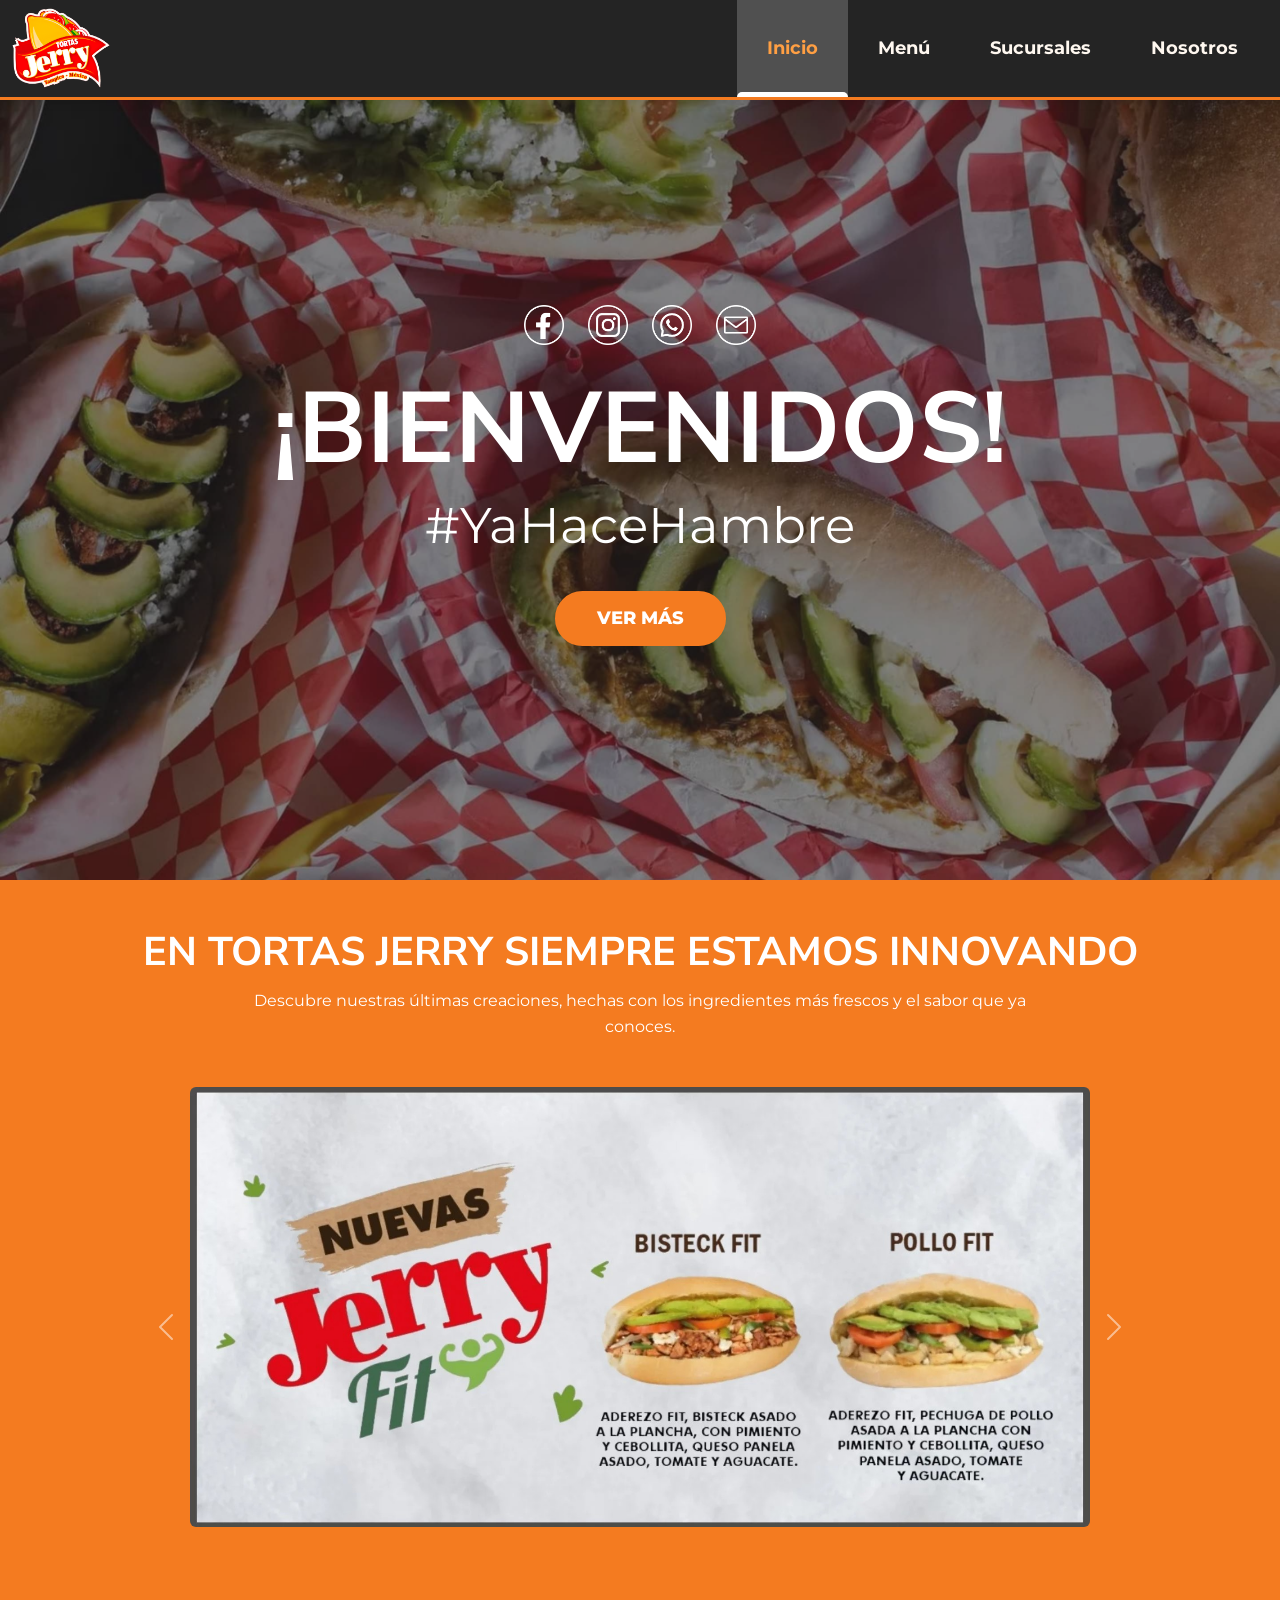
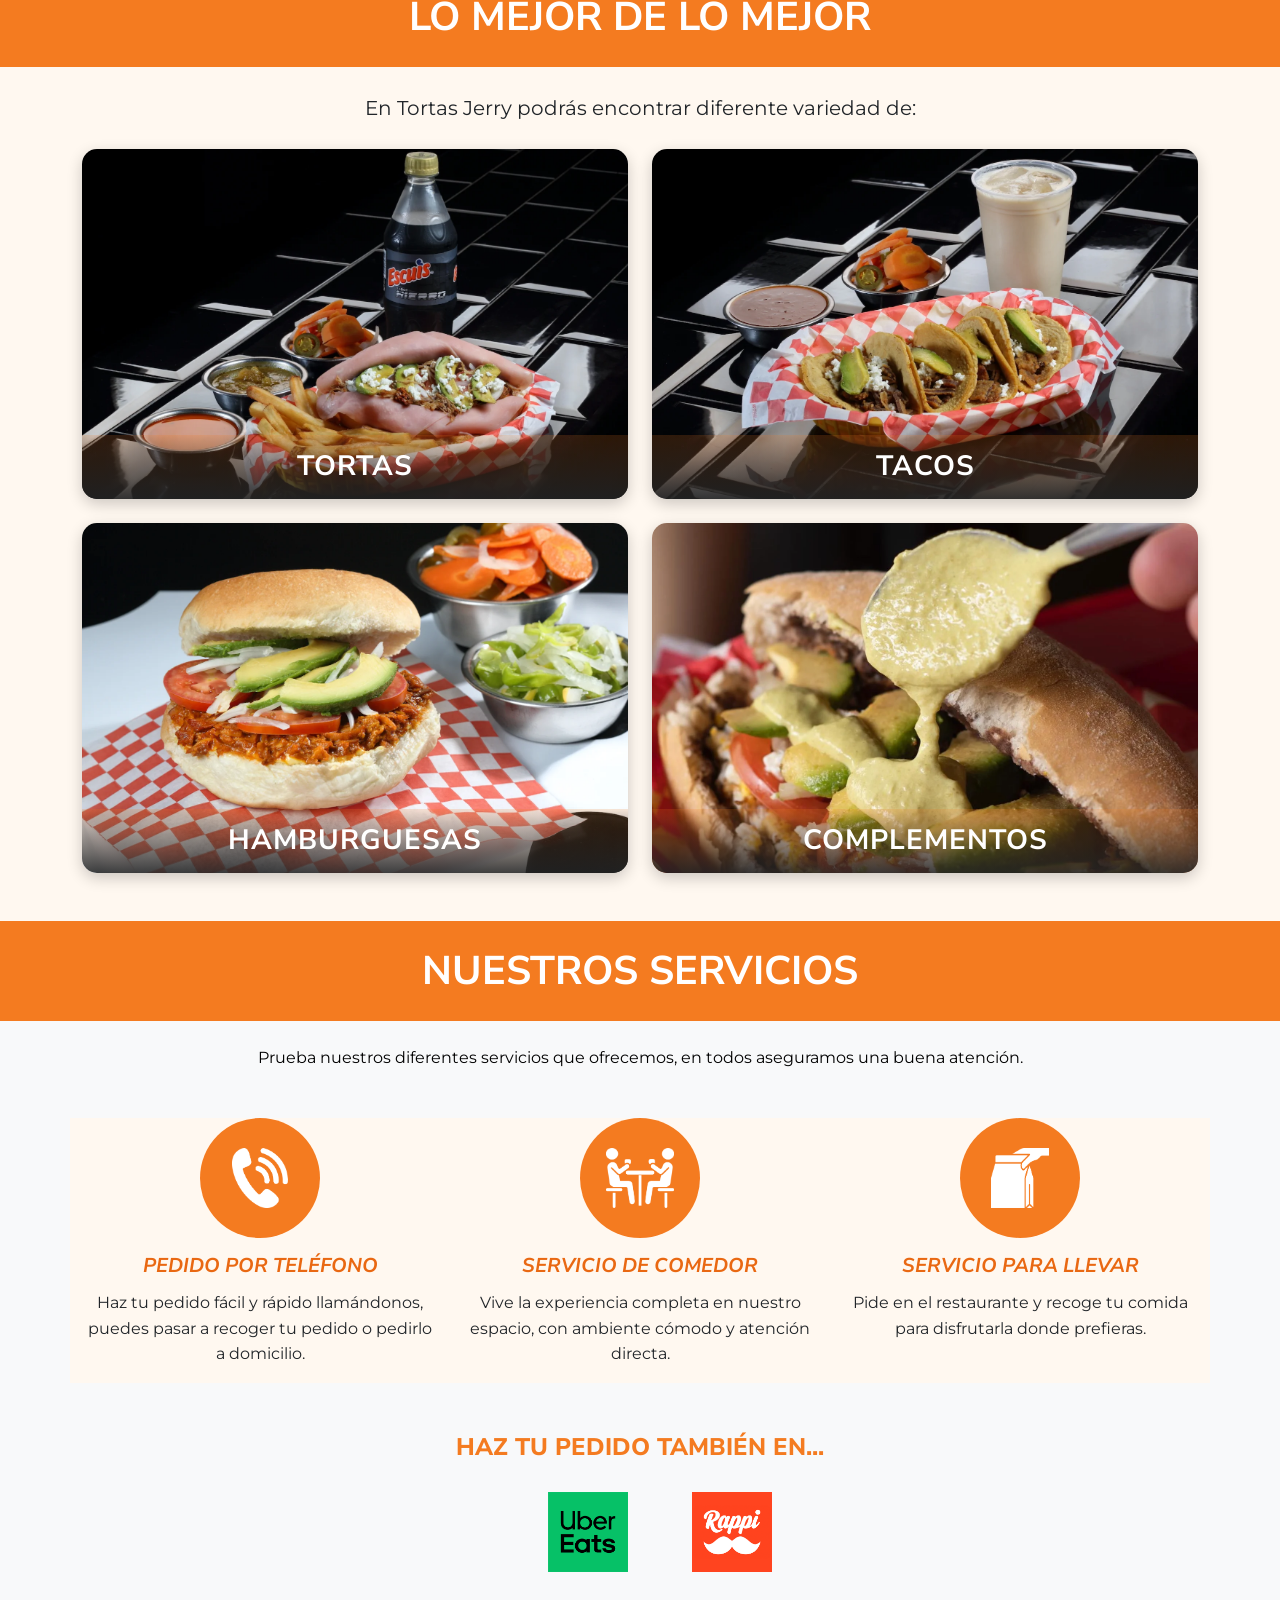
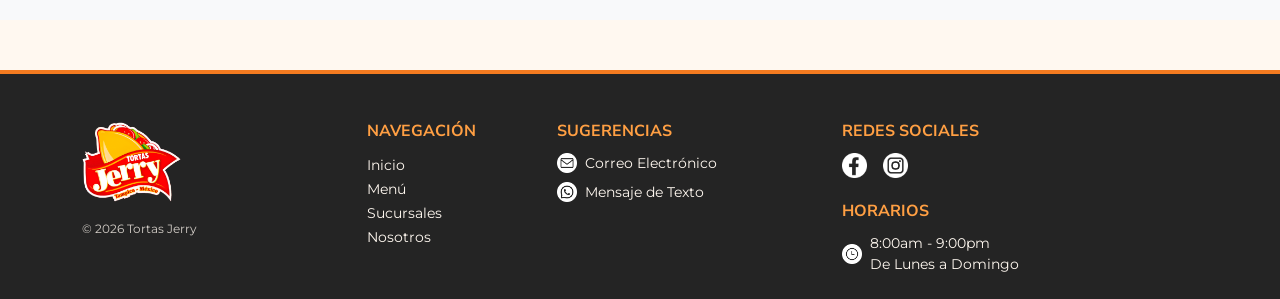
<file: index.html>
<!DOCTYPE html>
<html lang="es">
<head>
    <meta charset="UTF-8">
    <meta name="viewport" content="width=device-width, initial-scale=1.0">
    <title>Tortas Jerry Tampico - Inicio</title>
    <link rel="stylesheet" href="css/bootstrap.min.css">
    <link rel="stylesheet" href="https://cdnjs.cloudflare.com/ajax/libs/font-awesome/6.5.2/css/all.min.css">
    <link rel="stylesheet" href="css/estilos.css">
    <link rel="stylesheet" href="css/orange-theme.css">
</head>
<body>

    <header>
        <nav class="navbar navbar-expand-lg fixed-top custom-navbar p-0">
            <div class="container-xxl">
                
                <a class="navbar-brand py-2" href="#inicio">
                    <img src="img/logotortasjerry.png" alt="Logo Tortas Jerry" class="logo-nav">
                </a>

                <button class="navbar-toggler custom-toggler collapsed" type="button" data-bs-toggle="collapse" data-bs-target="#navbarNav" aria-controls="navbarNav" aria-expanded="false" aria-label="Toggle navigation">
                    <div class="hamburger-lines">
                        <span class="line line1"></span>
                        <span class="line line2"></span>
                        <span class="line line3"></span>
                    </div>
                </button>
                
                <div class="collapse navbar-collapse justify-content-end" id="navbarNav">
                    <ul class="navbar-nav align-items-center">
                        <li class="nav-item h-100"><a class="nav-link active" href="index.html">Inicio</a></li>
                        <li class="nav-item h-100"><a class="nav-link" href="menu.html">Menú</a></li>
                        <li class="nav-item h-100"><a class="nav-link" href="sucursales.html">Sucursales</a></li>
                        <li class="nav-item h-100"><a class="nav-link" href="nosotros.html">Nosotros</a></li>
                    </ul>
                </div>
            </div>
        </nav>
    </header>

    <main>
        <section id="inicio" class="hero-section d-flex align-items-center justify-content-center">
            <div class="hero-overlay"></div>
            <div class="hero-content text-center container">
                <div class="social-icons mb-4">
                    <a href="https://www.facebook.com/tortasjerryoficial/" target="_blank"><img src="img/iconos/recurso9facefondotrans.png" alt="Facebook"></a>
                    <a href="https://www.instagram.com/tortas_jerry/?hl=es" target="_blank"><img src="img/iconos/recurso10instafondotrans.png" alt="Instagram"></a>
                    <a href="https://wa.me/+528332178711" target="_blank"><img src="img/iconos/recurso11whatsfondotrans.png" alt="WhatsApp"></a>
                    <a href="mailto:info@tortasjerry.com"><img src="img/iconos/recurso12emailfondotrans.png" alt="E-mail"></a>
                </div>
                <h1>¡BIENVENIDOS!</h1>
                <p class="hero-subtitle">#YaHaceHambre</p>
                <a href="#recien-agregado" class="btn btn-custom mt-4">Ver Más</a>
            </div>
        </section>

        <section id="recien-agregado" class="slider-section text-center">
            <div class="container"> 
                <h2>En Tortas Jerry siempre estamos innovando</h2>
                <p class="section-description mx-auto mb-5 text-white">Descubre nuestras últimas creaciones, hechas con los ingredientes más frescos y el sabor que ya conoces.</p>

                <div id="carruselNovedades" class="carousel slide" data-bs-ride="carousel">
                    <div class="carousel-inner mx-auto carousel-max-width">
                        <div class="carousel-item active">
                            <img src="img/tortasfit.jpg" class="d-block w-100 rounded" alt="Nuevas Tortas JerryFit">
                        </div>
                        <div class="carousel-item">
                            <img src="img/Menu-Combo-a9d3dbf8.jpg" class="d-block w-100 rounded" alt="Otro producto nuevo">
                        </div>
                        <div class="carousel-item">
                            <img src="img/Menu-Tortas-2aab11c0.jpg" class="d-block w-100 rounded" alt="Tercer producto">
                        </div>
                    </div>
                    <button class="carousel-control-prev" type="button" data-bs-target="#carruselNovedades" data-bs-slide="prev">
                        <span class="carousel-control-prev-icon" aria-hidden="true"></span>
                        <span class="visually-hidden">Anterior</span>
                    </button>
                    <button class="carousel-control-next" type="button" data-bs-target="#carruselNovedades" data-bs-slide="next">
                        <span class="carousel-control-next-icon" aria-hidden="true"></span>
                        <span class="visually-hidden">Siguiente</span>
                    </button>
                </div>
            </div>
        </section>

        <section id="lo-mejor" class="pb-5">
            <div class="title-wrapper text-center">
                <h2>Lo Mejor de lo Mejor</h2>
            </div>

            <div class="container text-center">    
                <p class="section-description text-dark fs-5">En Tortas Jerry podrás encontrar diferente variedad de:</p>
                
                <div class="row g-4">
                    <div class="col-12 col-md-6 animate-on-scroll">
                        <a href="menu.html#tortas-menu" class="grid-item">
                            <img src="img/iniciotortas.webp" class="img-fluid" alt="Tortas">
                            <div class="item-overlay"> 
                                <h3>TORTAS</h3> 
                            </div>
                        </a>
                    </div>
                    <div class="col-12 col-md-6 animate-on-scroll">
                        <a href="menu.html#tacos-menu" class="grid-item">
                            <img src="img/iniciotacos.webp" class="img-fluid" alt="Tacos">
                            <div class="item-overlay"> 
                                <h3>TACOS</h3> 
                            </div>
                        </a>
                    </div>
                    <div class="col-12 col-md-6 animate-on-scroll">
                        <a href="menu.html#tortas-menu" class="grid-item">
                            <img src="img/iniciohamburguesas.webp" class="img-fluid" alt="Hamburguesas">
                            <div class="item-overlay"> 
                                <h3>HAMBURGUESAS</h3> 
                            </div>
                        </a>
                    </div>
                    <div class="col-12 col-md-6 animate-on-scroll">
                        <a href="menu.html#complementos-menu" class="grid-item">
                            <img src="img/iniciocomplementos.webp" class="img-fluid" alt="Complementos">
                            <div class="item-overlay"> 
                                <h3>COMPLEMENTOS</h3> 
                            </div>
                        </a>
                    </div>
                </div>
            </div>
        </section>

        <section id="servicios" class="pb-5 bg-light">
            <div class="title-wrapper text-center mb-4">
                <h2>Nuestros Servicios</h2>
            </div>

            <div class="container text-center">
                <p class="section-description mb-5 text-dark">Prueba nuestros diferentes servicios que ofrecemos, en todos aseguramos una buena atención.</p>

                <div class="row g-4 justify-content-center">
                    <div class="col-12 col-md-4 service-item">
                        <div class="service-icon-wrapper mx-auto mb-3">
                            <img src="img/iconos/Recurso2Iconoptelefono.png" alt="Pedido por Teléfono">
                        </div>
                        <h3>PEDIDO POR TELÉFONO</h3>
                        <p>Haz tu pedido fácil y rápido llamándonos, puedes pasar a recoger tu pedido o pedirlo a domicilio.</p>
                    </div>
                    <div class="col-12 col-md-4 service-item">
                        <div class="service-icon-wrapper mx-auto mb-3">
                            <img src="img/iconos/Recurso3Iconocomedor.png" alt="Servicio de Comedor">
                        </div>
                        <h3>SERVICIO DE COMEDOR</h3>
                        <p>Vive la experiencia completa en nuestro espacio, con ambiente cómodo y atención directa.</p>
                    </div>
                    <div class="col-12 col-md-4 service-item">
                        <div class="service-icon-wrapper mx-auto mb-3">
                            <img src="img/iconos/Recurso4Iconollevar.png" alt="Para LLevar">
                        </div>
                        <h3>SERVICIO PARA LLEVAR</h3>
                        <p>Pide en el restaurante y recoge tu comida para disfrutarla donde prefieras.</p>
                    </div>
                </div>

                <h3 class="delivery-title">HAZ TU PEDIDO TAMBIÉN EN...</h3>
                <div class="delivery-apps d-flex justify-content-center gap-4">
                    <a href="https://www.ubereats.com/mx/store/tortas-jerry-sucursal-petrolera/0-_RKtBLXLmxd_56i4LkDg?diningMode=DELIVERY&ps=1&surfaceName=" target="_blank" class="app-link">
                        <img src="img/iconos/uberetas.png" alt="Uber Eats">
                    </a>
                    <a href="https://www.rappi.com.mx/" target="_blank" class="app-link">
                        <img src="img/iconos/Logorappimodificacion.jpg" alt="Rappi">
                    </a>
                </div>
            </div>
        </section>
    </main>

    <footer class="pt-5 pb-4">
        <div class="container">
            <div class="row g-4 text-center text-md-start">
                
                <div class="col-12 col-md-3 footer-brand text-center text-md-start">
                    <img src="img/logotortasjerry.png" alt="Logo Tortas Jerry" class="footer-logo mb-3">
                    <p class="copyright">&copy; 2026 Tortas Jerry</p>
                </div>

                <div class="col-12 col-md-2">
                    <h4>Navegación</h4>
                    <ul class="list-unstyled footer-links">
                        <li><a href="index.html">Inicio</a></li>
                        <li><a href="menu.html">Menú</a></li>
                        <li><a href="sucursales.html">Sucursales</a></li>
                        <li><a href="nosotros.html">Nosotros</a></li>
                    </ul>
                </div>

                <div class="col-12 col-md-3">
                    <h4>Sugerencias</h4>
                    <ul class="list-unstyled footer-links-with-icons">
                        <li class="mb-2">
                            <a href="mailto:info@tortasjerry.com" class="d-flex align-items-center justify-content-center justify-content-md-start gap-2">
                                <img src="img/iconosfooter/Recurso8emailfondoblanco.png" alt="Email" class="footer-icon"> <span>Correo Electrónico</span>
                            </a>
                        </li>
                        <li>
                            <a href="https://wa.me/+528332178711" class="d-flex align-items-center justify-content-center justify-content-md-start gap-2">
                                <img src="img/iconosfooter/Recurso7whatsfondoblanco.png" alt="WhatsApp" class="footer-icon"> <span>Mensaje de Texto</span>
                            </a>
                        </li>
                    </ul>
                </div>

                <div class="col-12 col-md-4">
                    <h4>Redes Sociales</h4>
                    <ul class="list-unstyled footer-links-with-icons d-flex justify-content-center justify-content-md-start gap-3 mb-3">
                        <li>
                            <a href="https://www.facebook.com/tortasjerryoficial/" target="_blank"><img src="img/iconosfooter/Recurso5facefondoblanco.png" alt="Facebook" class="footer-icon social-icon"></a>
                        </li>
                        <li>
                            <a href="https://www.instagram.com/tortas_jerry/?hl=es" target="_blank"><img src="img/iconosfooter/Recurso6instafondoblanco.png" alt="Instagram" class="footer-icon social-icon"></a>
                        </li>
                    </ul>
                    
                    <h4 class="mt-4">Horarios</h4>
                    <div class="footer-info-item d-flex align-items-center justify-content-center justify-content-md-start gap-2">
                        <img src="img/iconosfooter/Recurso 20horariofondoblanco.png" alt="Horario" class="footer-icon">
                        <span>8:00am - 9:00pm<br>De Lunes a Domingo</span>
                    </div>
                </div>

            </div>
        </div>
    </footer>

    <script src="js/bootstrap.bundle.min.js"></script>
    <script src="js//estilojs.js"></script>
</body>
</html>
</file>
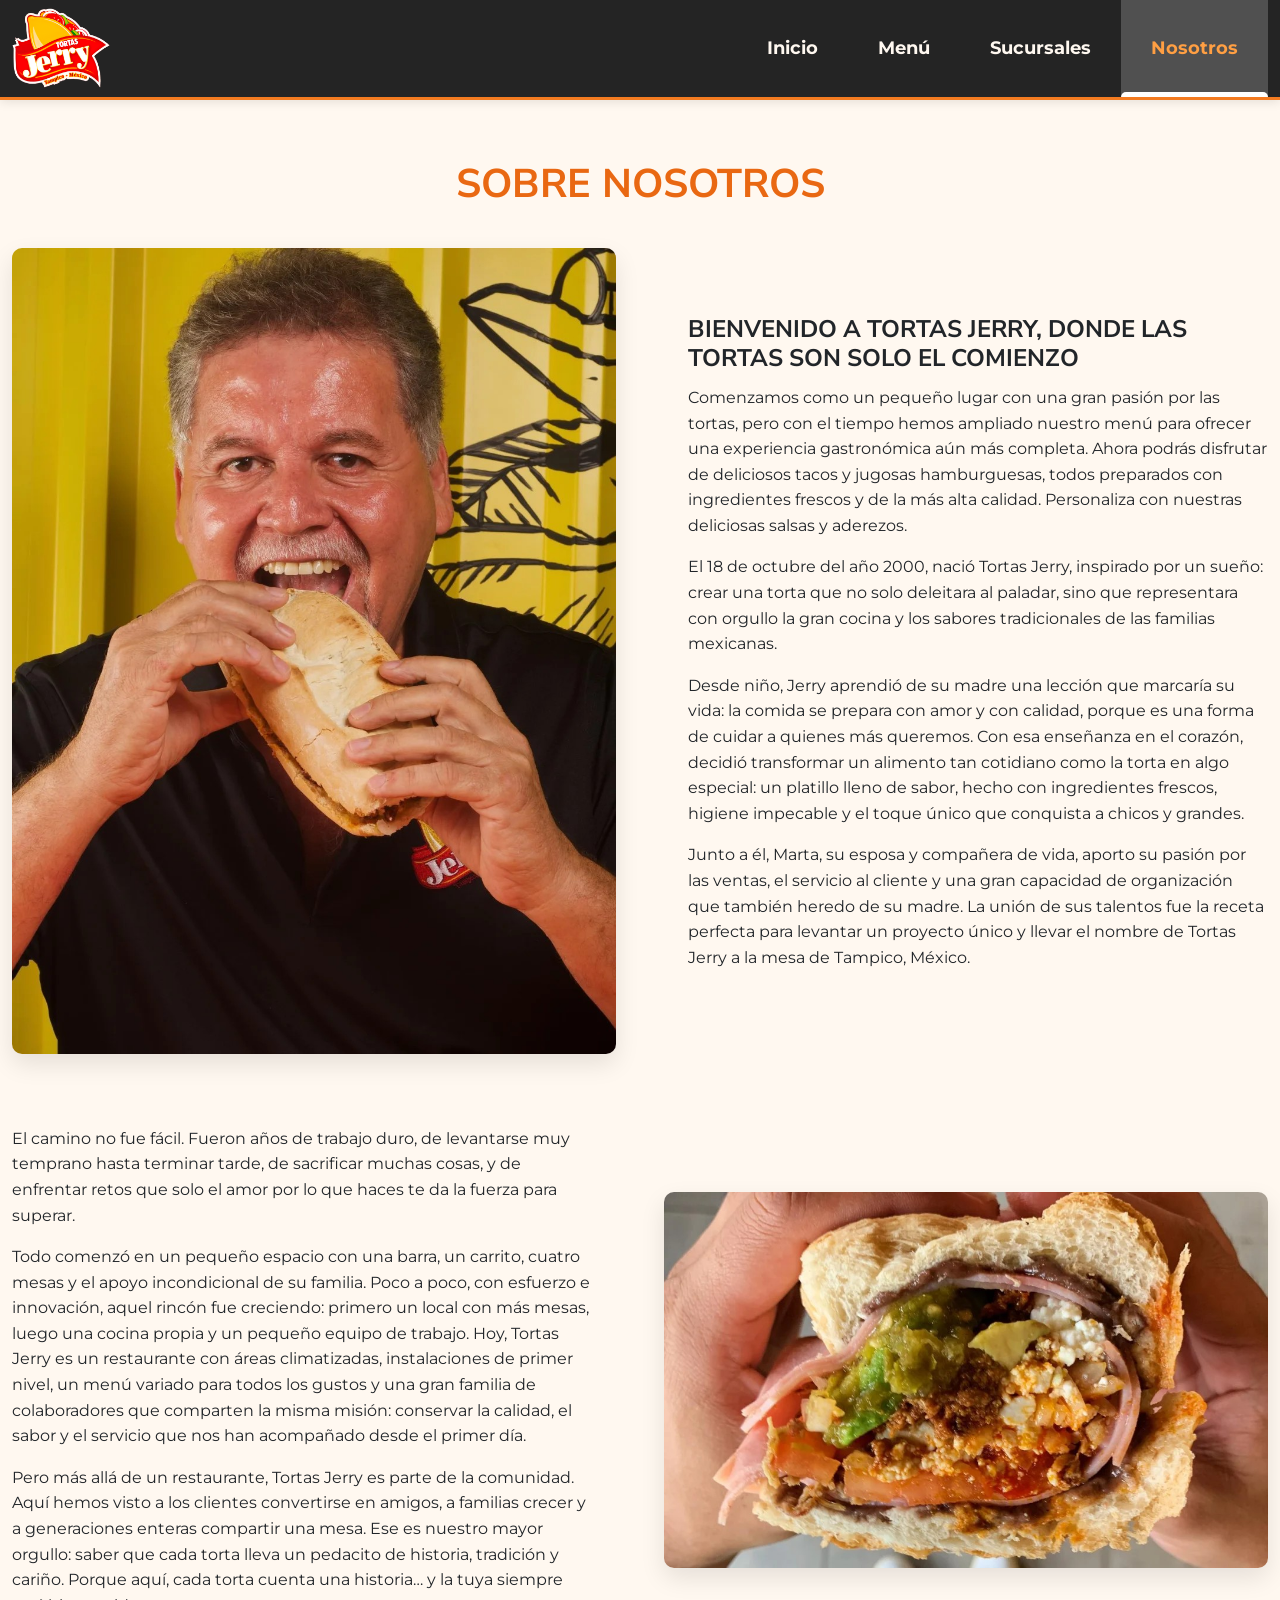
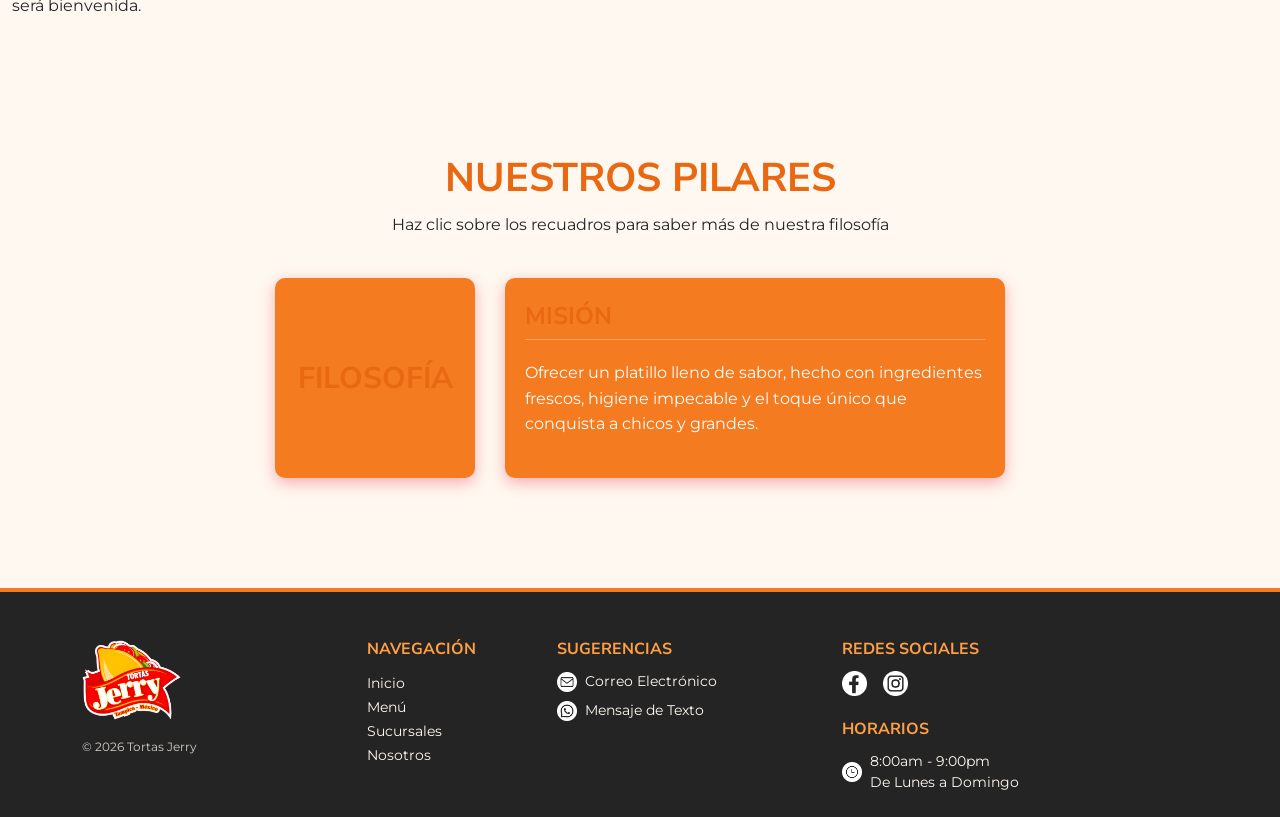
<file: nosotros.html>
<!DOCTYPE html>
<html lang="es">

<head>
    <meta charset="UTF-8">
    <meta name="viewport" content="width=device-width, initial-scale=1.0">
    <title>Nosotros - Tortas Jerry Tampico</title>
    <link rel="stylesheet" href="css/bootstrap.min.css">
    <link rel="stylesheet" href="https://cdnjs.cloudflare.com/ajax/libs/font-awesome/6.5.2/css/all.min.css">
    <link rel="stylesheet" href="css/estilos.css">
    <link rel="stylesheet" href="css/orange-theme.css">
</head>

<body class="nosotros-body">

    <header>
        <nav class="navbar navbar-expand-lg fixed-top custom-navbar p-0">
            <div class="container-xxl">
                <a class="navbar-brand py-2" href="index.html">
                    <img src="img/logotortasjerry.png" alt="Logo Tortas Jerry" class="logo-nav">
                </a>
                
                <button class="navbar-toggler custom-toggler collapsed" type="button" data-bs-toggle="collapse"
                    data-bs-target="#navbarNav">
                    <div class="hamburger-lines">
                        <span class="line line1"></span>
                        <span class="line line2"></span>
                        <span class="line line3"></span>
                    </div>
                </button>

                <div class="collapse navbar-collapse justify-content-end" id="navbarNav">
                    <ul class="navbar-nav align-items-center">
                        <li class="nav-item h-100">
                            <a class="nav-link" href="index.html">Inicio</a>
                        </li>
                        <li class="nav-item h-100">
                            <a class="nav-link" href="menu.html">Menú</a>
                        </li>
                        <li class="nav-item h-100">
                            <a class="nav-link" href="sucursales.html">Sucursales</a>
                        </li>
                        <li class="nav-item h-100">
                            <a class="nav-link active" href="nosotros.html">Nosotros</a>
                        </li>
                    </ul>
                </div>
            </div>
        </nav>
    </header>

    <main class="nosotros-page-content">

        <section class="about-section">
            <div class="container-xxl">
                <h2 class="about-title-main">SOBRE NOSOTROS</h2>
                
                <div class="row align-items-center g-5">
                    <div class="col-12 col-lg-6">
                        <div class="about-image-wrapper">
                            <img src="img/Tortas-Jerry-About-c61a14f0.jpg" alt="Dueño de Tortas Jerry" class="img-fluid">
                        </div>
                    </div>
                    
                    <div class="col-12 col-lg-6 ps-lg-5">
                        <div class=".about-text-content h3,
.about-text-content p {
    color: #000000;
}">
                            <h3>BIENVENIDO A TORTAS JERRY, DONDE LAS TORTAS SON SOLO EL COMIENZO</h3>
                            <p>Comenzamos como un pequeño lugar con una gran pasión por las tortas, pero con el tiempo hemos ampliado nuestro menú para ofrecer una experiencia gastronómica aún más completa. Ahora podrás disfrutar de deliciosos tacos y jugosas hamburguesas, todos preparados con ingredientes frescos y de la más alta calidad. Personaliza con nuestras deliciosas salsas y aderezos.</p>
                            <p>El 18 de octubre del año 2000, nació Tortas Jerry, inspirado por un sueño: crear una torta que no solo deleitara al paladar, sino que representara con orgullo la gran cocina y los sabores tradicionales de las familias mexicanas.</p>
                            <p>Desde niño, Jerry aprendió de su madre una lección que marcaría su vida: la comida se prepara con amor y con calidad, porque es una forma de cuidar a quienes más queremos. Con esa enseñanza en el corazón, decidió transformar un alimento tan cotidiano como la torta en algo especial: un platillo lleno de sabor, hecho con ingredientes frescos, higiene impecable y el toque único que conquista a chicos y grandes.</p>
                            <p>Junto a él, Marta, su esposa y compañera de vida, aporto su pasión por las ventas, el servicio al cliente y una gran capacidad de organización que también heredo de su madre. La unión de sus talentos fue la receta perfecta para levantar un proyecto único y llevar el nombre de Tortas Jerry a la mesa de Tampico, México.</p>
                        </div>
                    </div>
                </div>

                <div class="row align-items-center g-5 mt-4">
                    <div class="col-12 col-lg-6 pe-lg-5">
                        <div class=".about-text-content h3,
.about-text-content p {
    color: #000000;
}">
                            <p>El camino no fue fácil. Fueron años de trabajo duro, de levantarse muy temprano hasta terminar tarde, de sacrificar muchas cosas, y de enfrentar retos que solo el amor por lo que haces te da la fuerza para superar.</p>
                            <p>Todo comenzó en un pequeño espacio con una barra, un carrito, cuatro mesas y el apoyo incondicional de su familia. Poco a poco, con esfuerzo e innovación, aquel rincón fue creciendo: primero un local con más mesas, luego una cocina propia y un pequeño equipo de trabajo. Hoy, Tortas Jerry es un restaurante con áreas climatizadas, instalaciones de primer nivel, un menú variado para todos los gustos y una gran familia de colaboradores que comparten la misma misión: conservar la calidad, el sabor y el servicio que nos han acompañado desde el primer día.</p>
                            <p>Pero más allá de un restaurante, Tortas Jerry es parte de la comunidad. Aquí hemos visto a los clientes convertirse en amigos, a familias crecer y a generaciones enteras compartir una mesa. Ese es nuestro mayor orgullo: saber que cada torta lleva un pedacito de historia, tradición y cariño. Porque aquí, cada torta cuenta una historia… y la tuya siempre será bienvenida.</p>
                        </div>
                    </div>
                    
                    <div class="col-12 col-lg-6">

                        <div class="about-image-wrapper">
                            <img src="img/imagennosotros2.jpg" alt="Torta de Tortas Jerry" class="img-fluid">
                        </div>
                        
                    </div>
                </div>
            </div>
        </section>

        <section class="pillars-section">
            <div class="container-xxl">
                <h2 class="pillars-title-main">NUESTROS PILARES</h2>
                <p class="section-description">Haz clic sobre los recuadros para saber más de nuestra filosofía</p>

                <div class="pillars-container">
                    
                    <div class="pillar-box">
                        <div class="pillar-title">FILOSOFÍA</div>
                        <div class="pillar-content">
                            <p>En Tortas Jerry nos esforzamos todos los días en seleccionar los mejores ingredientes para prepararlos y cocinarlos al momento, sin conservadores y con especial atención a cada detalle. Todo esto para ofrecer alimentos frescos y de la más alta calidad, acompañados de un servicio y una atención excepcionales, con el único propósito de brindar siempre lo mejor.</p>
                            <p>Estamos comprometidos con la higiene y la salud de nuestros clientes, cumpliendo en todo momento con los más altos estándares de calidad y servicio, para que puedan disfrutar de alimentos completos, frescos y saludables.</p>
                            <p>Nos motiva el reconocimiento de nuestros clientes leales, quienes nos visitan día con día y nos recomiendan como su comida favorita entre familiares y amigos. También nos enorgullece profundamente el entusiasmo de nuestro equipo: personas integras, cumplidas y apasionadas que dan lo mejor de sí en todo momento.</p>
                        </div>
                    </div>

                    <div class="pillar-box active"> 
                        <div class="pillar-title">MISIÓN</div>
                        <div class="pillar-content">
                            <p>Ofrecer un platillo lleno de sabor, hecho con ingredientes frescos, higiene impecable y el toque único que conquista a chicos y grandes.</p>
                        </div>
                    </div>

                </div>
            </div>
        </section>

    </main>

    <footer class="pt-5 pb-4">
        <div class="container">
            <div class="row g-4 text-center text-md-start">
                <div class="col-12 col-md-3 footer-brand text-center text-md-start">
                    <img src="img/logotortasjerry.png" alt="Logo Tortas Jerry" class="footer-logo mb-3">
                    <p class="copyright">&copy; 2026 Tortas Jerry</p>
                </div>
                <div class="col-12 col-md-2">
                    <h4>Navegación</h4>
                    <ul class="list-unstyled footer-links">
                        <li><a href="index.html">Inicio</a></li>
                        <li><a href="menu.html">Menú</a></li>
                        <li><a href="sucursales.html">Sucursales</a></li>
                        <li><a href="nosotros.html">Nosotros</a></li>
                    </ul>
                </div>
                <div class="col-12 col-md-3">
                    <h4>Sugerencias</h4>
                    <ul class="list-unstyled footer-links-with-icons">
                        <li class="mb-2"><a href="mailto:info@tortasjerry.com" class="d-flex align-items-center justify-content-center justify-content-md-start gap-2"><img src="img/iconosfooter/Recurso8emailfondoblanco.png" alt="Email" class="footer-icon"> <span>Correo Electrónico</span></a></li>
                        <li><a href="https://wa.me/+528332178711" class="d-flex align-items-center justify-content-center justify-content-md-start gap-2"><img src="img/iconosfooter/Recurso7whatsfondoblanco.png" alt="WhatsApp" class="footer-icon"> <span>Mensaje de Texto</span></a></li>
                    </ul>
                </div>
                <div class="col-12 col-md-4">
                    <h4>Redes Sociales</h4>
                    <ul class="list-unstyled footer-links-with-icons d-flex justify-content-center justify-content-md-start gap-3 mb-3">
                        <li><a href="https://www.facebook.com/tortasjerryoficial/" target="_blank"><img src="img/iconosfooter/Recurso5facefondoblanco.png" alt="Facebook" class="footer-icon social-icon"></a></li>
                        <li><a href="https://www.instagram.com/tortas_jerry/?hl=es-la" target="_blank"><img src="img/iconosfooter/Recurso6instafondoblanco.png" alt="Instagram" class="footer-icon social-icon"></a></li>
                    </ul>
                    <h4 class="mt-4">Horarios</h4>
                    <div class="footer-info-item d-flex align-items-center justify-content-center justify-content-md-start gap-2">
                        <img src="img/iconosfooter/Recurso 20horariofondoblanco.png" alt="Horario" class="footer-icon">
                        <span>8:00am - 9:00pm<br>De Lunes a Domingo</span>
                    </div>
                </div>
            </div>
        </div>
    </footer>

    <script src="js/bootstrap.bundle.min.js"></script>
    <script src="js/estilojs.js"></script>
</body>
</html>
</file>
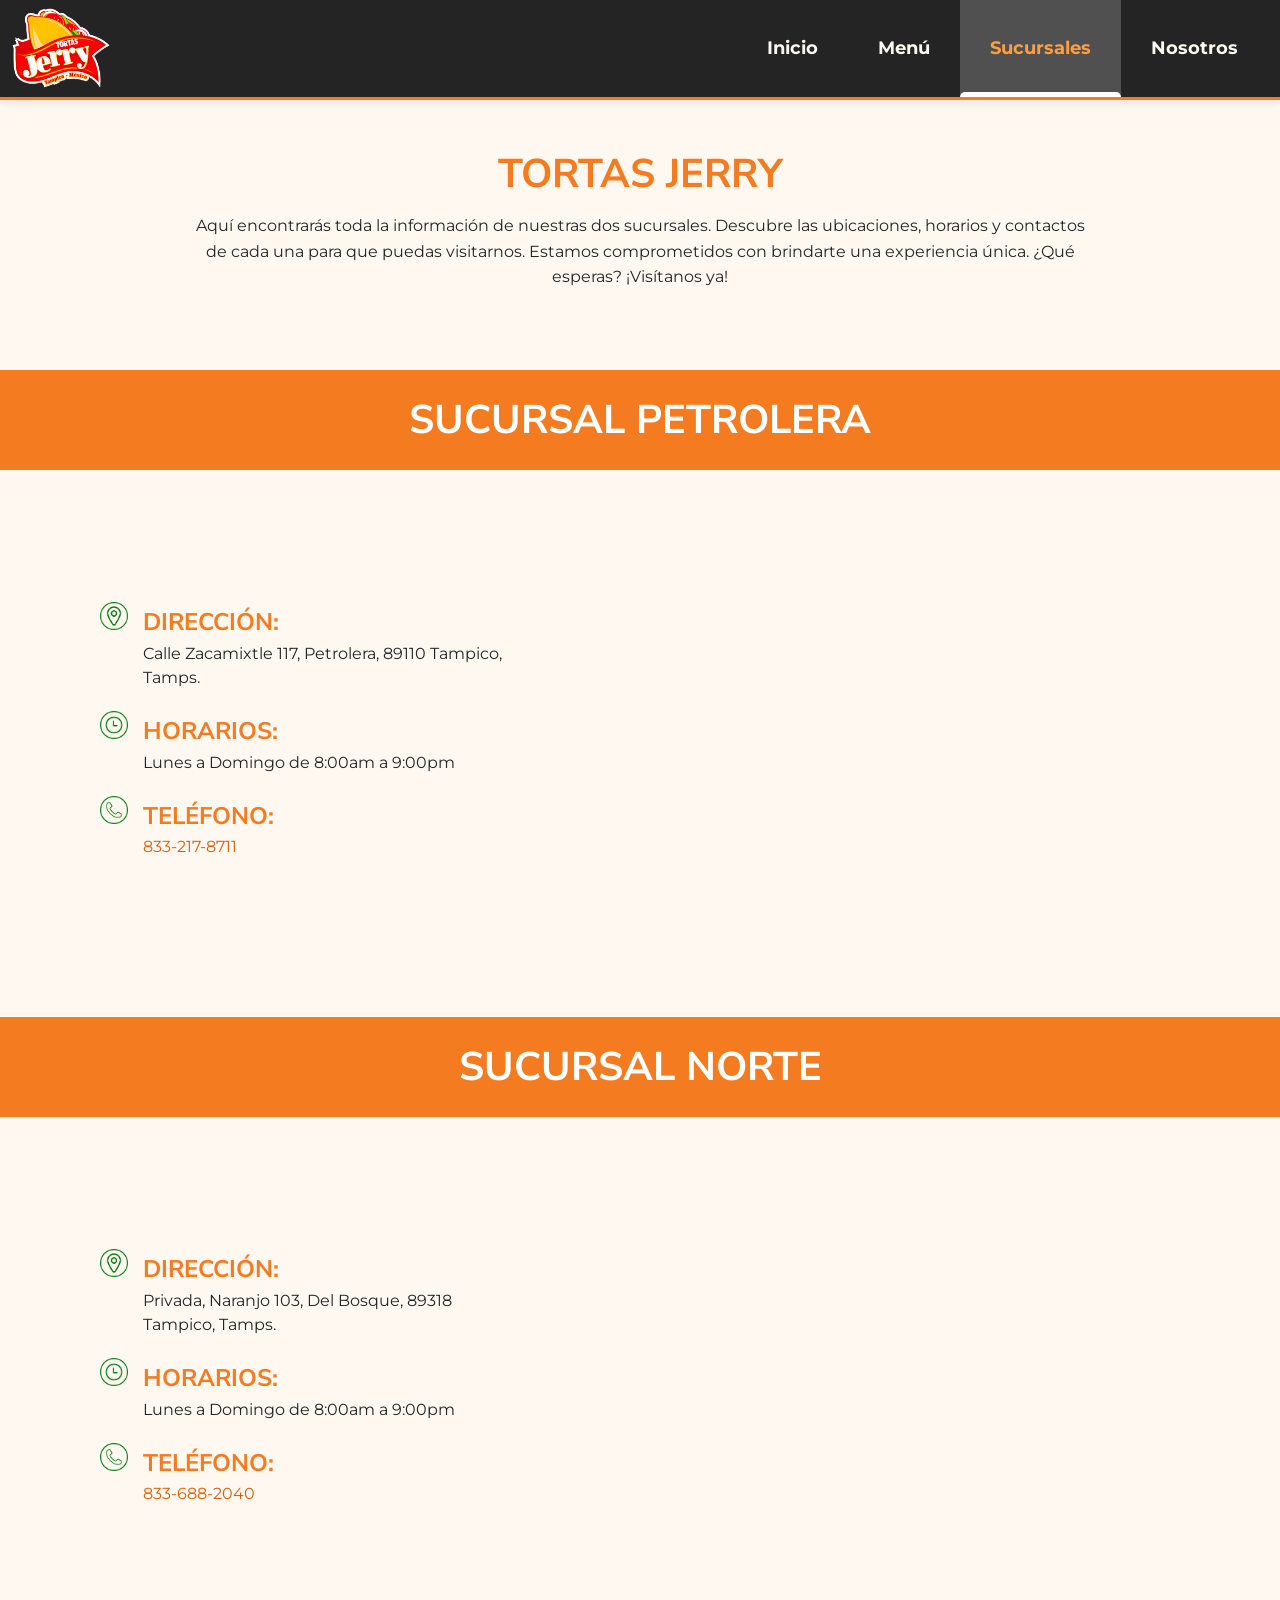
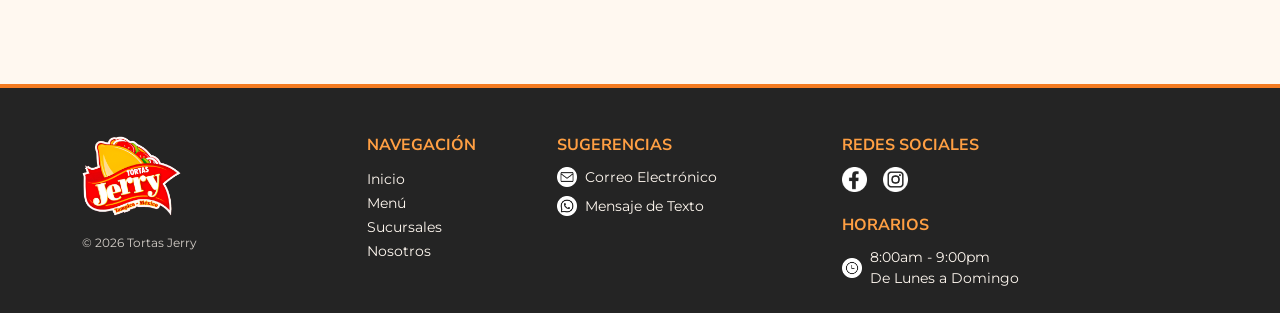
<file: sucursales.html>
<!DOCTYPE html>
<html lang="es">

<head>
    <meta charset="UTF-8">
    <meta name="viewport" content="width=device-width, initial-scale=1.0">
    <title>Sucursales - Tortas Jerry Tampico</title>
    <link rel="stylesheet" href="css/bootstrap.min.css">
    <link rel="stylesheet" href="https://cdnjs.cloudflare.com/ajax/libs/font-awesome/6.5.2/css/all.min.css">
    <link rel="stylesheet" href="css/estilos.css">
    <link rel="stylesheet" href="css/orange-theme.css">
</head>

<body>

    <header>
        <nav class="navbar navbar-expand-lg fixed-top custom-navbar p-0">
            <div class="container-xxl">
                <a class="navbar-brand py-2" href="index.html">
                    <img src="img/logotortasjerry.png" alt="Logo Tortas Jerry" class="logo-nav">
                </a>
                
                <button class="navbar-toggler custom-toggler collapsed" type="button" data-bs-toggle="collapse"
                    data-bs-target="#navbarNav">
                    <div class="hamburger-lines">
                        <span class="line line1"></span>
                        <span class="line line2"></span>
                        <span class="line line3"></span>
                    </div>
                </button>

                <div class="collapse navbar-collapse justify-content-end" id="navbarNav">
                    <ul class="navbar-nav align-items-center">
                        <li class="nav-item h-100">
                            <a class="nav-link" href="index.html">Inicio</a>
                        </li>
                        <li class="nav-item h-100">
                            <a class="nav-link" href="menu.html">Menú</a>
                        </li>
                        <li class="nav-item h-100">
                            <a class="nav-link active" href="sucursales.html">Sucursales</a>
                        </li>
                        <li class="nav-item h-100">
                            <a class="nav-link" href="nosotros.html">Nosotros</a>
                        </li>
                    </ul>
                </div>
            </div>
        </nav>
    </header>

    <main class="sucursales-page-content">

        <section class="intro-section container-xxl">
            <h1 style="color: var(--rojo-principal);">TORTAS JERRY</h1>
            <p>Aquí encontrarás toda la información de nuestras dos sucursales. Descubre las ubicaciones, horarios y contactos de cada una para que puedas visitarnos. Estamos comprometidos con brindarte una experiencia única. ¿Qué esperas? ¡Visítanos ya!</p>
        </section>

        <section class="branch-section">
            <div class="title-wrapper">
                <h2>SUCURSAL PETROLERA</h2>
            </div>

            <div class="contenedor-menu"> <div class="row align-items-center g-5">
                    
                    <div class="col-12 col-lg-5">
                        <div class="branch-info">
                            
                            <div class="info-item">
                                <img src="img/iconossucursales/Recurso 13direcrojotrans.png" alt="Dirección" class="info-icon">
                                <div>
                                    <h3>DIRECCIÓN:</h3>
                                    <p>Calle Zacamixtle 117, Petrolera, 89110 Tampico, Tamps.</p>
                                </div>
                            </div>

                            <div class="info-item">
                                <img src="img/iconossucursales/Recurso 14horariorojotrans.png" alt="Horarios" class="info-icon">
                                <div>
                                    <h3>HORARIOS:</h3>
                                    <p>Lunes a Domingo de 8:00am a 9:00pm</p>
                                </div>
                            </div>

                            <div class="info-item">
                                <img src="img/iconossucursales/Recurso 15numerorojotrans.png" alt="Teléfono" class="info-icon">
                                <div>
                                    <h3>TELÉFONO:</h3>
                                    <a href="tel:+528332178711" class="phone-link">833-217-8711</a>
                                </div>
                            </div>

                        </div>
                    </div>

                    <div class="col-12 col-lg-7">
                        <div class="map-container">
                            <iframe src="https://www.google.com/maps/embed?pb=!1m18!1m12!1m3!1d3692.6838557157926!2d-97.86924822493216!3d22.25207077972128!2m3!1f0!2f0!3f0!3m2!1i1024!2i768!4f13.1!3m3!1m2!1s0x85d7f9f0b55584af%3A0x92176205dfa07654!2sTortas%20Jerry!5e0!3m2!1ses-419!2smx!4v1766145046121!5m2!1ses-419!2smx" width="600" height="450" style="border:0;" allowfullscreen="" loading="lazy" referrerpolicy="no-referrer-when-downgrade"></iframe>
                        </div>
                    </div>

                </div>
            </div>
        </section>

        <section class="branch-section">
            <div class="title-wrapper">
                <h2>SUCURSAL NORTE</h2>
            </div>

            <div class="contenedor-menu">
                <div class="row align-items-center g-5">
                    
                    <div class="col-12 col-lg-5">
                        <div class="branch-info">
                            
                            <div class="info-item">
                                <img src="img/iconossucursales/Recurso 13direcrojotrans.png" alt="Dirección" class="info-icon">
                                <div>
                                    <h3>DIRECCIÓN:</h3>
                                    <p>Privada, Naranjo 103, Del Bosque, 89318 Tampico, Tamps.</p>
                                </div>
                            </div>

                            <div class="info-item">
                                <img src="img/iconossucursales/Recurso 14horariorojotrans.png" alt="Horarios" class="info-icon">
                                <div>
                                    <h3>HORARIOS:</h3>
                                    <p>Lunes a Domingo de 8:00am a 9:00pm</p>
                                </div>
                            </div>

                            <div class="info-item">
                                <img src="img/iconossucursales/Recurso 15numerorojotrans.png" alt="Teléfono" class="info-icon">
                                <div>
                                    <h3>TELÉFONO:</h3>
                                    <a href="tel:+528336882040" class="phone-link">833-688-2040</a>
                                </div>
                            </div>

                        </div>
                    </div>

                    <div class="col-12 col-lg-7">
                        <div class="map-container">
                            <iframe src="https://www.google.com/maps/embed?pb=!1m18!1m12!1m3!1d3690.946529922007!2d-97.87931622493008!3d22.31786187967396!2m3!1f0!2f0!3f0!3m2!1i1024!2i768!4f13.1!3m3!1m2!1s0x85d7fb2b9e09359b%3A0x4ac7c042b1b13c1d!2sTortas%20Jerry!5e0!3m2!1ses-419!2smx!4v1766145173715!5m2!1ses-419!2smx" width="600" height="450" style="border:0;" allowfullscreen="" loading="lazy" referrerpolicy="no-referrer-when-downgrade"></iframe>
                        </div>
                    </div>

                </div>
            </div>
        </section>

    </main>

    <footer class="pt-5 pb-4">
        <div class="container">
            <div class="row g-4 text-center text-md-start">
                <div class="col-12 col-md-3 footer-brand text-center text-md-start">
                    <img src="img/logotortasjerry.png" alt="Logo Tortas Jerry" class="footer-logo mb-3">
                    <p class="copyright">&copy; 2026 Tortas Jerry</p>
                </div>
                <div class="col-12 col-md-2">
                    <h4>Navegación</h4>
                    <ul class="list-unstyled footer-links">
                        <li><a href="index.html">Inicio</a></li>
                        <li><a href="menu.html">Menú</a></li>
                        <li><a href="sucursales.html">Sucursales</a></li>
                        <li><a href="nosotros.html">Nosotros</a></li>
                    </ul>
                </div>
                <div class="col-12 col-md-3">
                    <h4>Sugerencias</h4>
                    <ul class="list-unstyled footer-links-with-icons">
                        <li class="mb-2"><a href="mailto:info@tortasjerry.com" class="d-flex align-items-center justify-content-center justify-content-md-start gap-2"><img src="img/iconosfooter/Recurso8emailfondoblanco.png" alt="Email" class="footer-icon"> <span>Correo Electrónico</span></a></li>
                        <li><a href="https://wa.me/+528332178711" class="d-flex align-items-center justify-content-center justify-content-md-start gap-2"><img src="img/iconosfooter/Recurso7whatsfondoblanco.png" alt="WhatsApp" class="footer-icon"> <span>Mensaje de Texto</span></a></li>
                    </ul>
                </div>
                <div class="col-12 col-md-4">
                    <h4>Redes Sociales</h4>
                    <ul class="list-unstyled footer-links-with-icons d-flex justify-content-center justify-content-md-start gap-3 mb-3">
                        <li><a href="https://www.facebook.com/tortasjerryoficial/" target="_blank"><img src="img/iconosfooter/Recurso5facefondoblanco.png" alt="Facebook" class="footer-icon social-icon"></a></li>
                        <li><a href="https://www.instagram.com/tortas_jerry/?hl=es" target="_blank"><img src="img/iconosfooter/Recurso6instafondoblanco.png" alt="Instagram" class="footer-icon social-icon"></a></li>
                    </ul>
                    <h4 class="mt-4">Horarios</h4>
                    <div class="footer-info-item d-flex align-items-center justify-content-center justify-content-md-start gap-2">
                        <img src="img/iconosfooter/Recurso 20horariofondoblanco.png" alt="Horario" class="footer-icon">
                        <span>8:00am - 9:00pm<br>De Lunes a Domingo</span>
                    </div>
                </div>
            </div>
        </div>
    </footer>

    <script src="js/bootstrap.bundle.min.js"></script>
    <script src="js/estilojs.js"></script>
</body>
</html>
</file>
<file: css/estilos.css>
@import url('https://fonts.googleapis.com/css2?family=Montserrat:ital,wght@0,100..900;1,100..900&family=Nunito+Sans:ital,opsz,wght@0,6..12,200..1000;1,6..12,200..1000&display=swap');

/* =================================================================
   1. ESTILOS GLOBALES
   ================================================================= */
:root {
    --rojo-principal: #F32735;
    --negro-fondo: #212529;
    --blanco-texto: #ffffff;
    --cafe-texto: #AC8B74;
    --gris-claro: #f8f9fa;
    --beige-fondo: #eaddcf;
    --borde-suave: #FAD6D6;
    --gris-oscuro-transparente: rgba(33, 37, 41, 0.8);
    
    --font-titulos: "Nunito Sans", sans-serif;
    --font-cuerpo: "Montserrat", sans-serif;
}

html {
    scroll-behavior: smooth;
}

body {
    font-family: var(--font-cuerpo);
    padding-top: 100px;
    color: var(--negro-fondo);
    font-size: 16px;
    margin: 0;
    background-color: var(--gris-claro);
}

.nosotros-body {
    padding-top: 0 !important;
}

h1,
h2,
h3,
h4,
h5,
h6 {
    font-family: var(--font-titulos);
    font-weight: 700;
    text-transform: uppercase;
    margin-bottom: 12px;
}

p {
    font-family: var(--font-cuerpo);
    font-weight: 400;
    line-height: 1.6;
}

/* Tamaños Generales */
h1 {
    font-size: 100px;
}

h2 {
    font-size: 40px;
}

h3 {
    font-size: 24px;
}

h4 {
    font-size: 16px;
}

p {
    font-size: 16px;
}

@media (max-width: 991px) {
    h1 {
        font-size: 50px;
    }

    h2 {
        font-size: 28px;
    }

    h3 {
        font-size: 20px;
    }

    h4 {
        font-size: 16px;
    }

    p {
        font-size: 14px;
    }

    body {
        font-size: 14px;
    }
}

.text-white {
    color: var(--blanco-texto) !important;
}

.text-dark {
    color: #000 !important;
}

.text-rojo-primary {
    color: var(--rojo-principal) !important;
}


/* =================================================================
   2. HEADER Y NAVBAR
   ================================================================= */
.custom-navbar {
    background-color: var(--rojo-principal);
    transition: 0.3s;
    box-shadow: 0 2px 10px rgba(0, 0, 0, 0.1);
    padding: 10px 0;
}

.logo-nav {
    width: 99px;
    height: auto;
    display: block;
}

.custom-navbar .nav-link {
    color: var(--blanco-texto) !important;
    font-weight: 700;
    font-size: 18px;
    padding: 35px 30px !important;
    transition: background-color 0.3s ease;
    display: flex;
    align-items: center;
    height: 100%;
    position: relative;
    border-radius: 0;
}

.custom-navbar .nav-link:hover,
.custom-navbar .nav-link.active {
    background-color: rgba(255, 255, 255, 0.2);
    color: white !important;
}

.custom-navbar .nav-link.active::after {
    content: '';
    position: absolute;
    bottom: 0;
    left: 0;
    width: 100%;
    height: 5px;
    background-color: white;
    border-radius: 10px 10px 0 0;
    opacity: 1;
}

.custom-toggler {
    border: none !important;
    padding: 10px;
    outline: none !important;
    box-shadow: none !important;
}

.hamburger-lines {
    display: flex;
    flex-direction: column;
    justify-content: space-between;
    height: 26px;
    width: 32px;
}

.hamburger-lines .line {
    display: block;
    height: 4px;
    width: 100%;
    border-radius: 10px;
    background: #ffffff;
}

.hamburger-lines .line1 {
    transform-origin: 0% 0%;
    transition: transform 0.4s ease-in-out;
}

.hamburger-lines .line2 {
    transition: transform 0.2s ease-in-out;
}

.hamburger-lines .line3 {
    transform-origin: 0% 100%;
    transition: transform 0.4s ease-in-out;
}

.custom-toggler:not(.collapsed) .line1 {
    transform: rotate(45deg);
}

.custom-toggler:not(.collapsed) .line2 {
    transform: scaleY(0);
    opacity: 0;
}

.custom-toggler:not(.collapsed) .line3 {
    transform: rotate(-45deg);
}

@media (max-width: 991px) {
    .custom-navbar .container-xxl {
        padding: 0;
    }

    .navbar-brand,
    .custom-toggler {
        margin-left: 20px;
        margin-right: 20px;
    }

    .navbar-collapse {
        background-color: var(--rojo-principal);
        width: 100%;
        padding-bottom: 10px;
    }

    .navbar-nav,
    .nav-item {
        width: 100%;
        padding: 0;
    }

    .custom-navbar .nav-link {
        width: 100%;
        margin: 0;
        padding: 20px 0 !important;
        border-radius: 0;
        justify-content: center;
        font-size: 16px;
    }

    .custom-navbar .nav-link.active::after {
        width: 100%;
        left: 0;
        bottom: 0;
        height: 5px;
        border-radius: 5px;
    }
}


/* =================================================================
   3. SECCIÓN INICIO
   ================================================================= */
.hero-section {
    height: 90vh;
    position: relative;
    background-color: #333;
    background-image: url('../img/fondoinicio1.jpg');
    background-size: cover;
    background-position: center;
    color: var(--blanco-texto);
    margin-top: -30px;
    transition: background-image 1s ease-in-out;
}

.hero-overlay {
    position: absolute;
    top: 0;
    left: 0;
    width: 100%;
    height: 100%;
    background-color: rgba(0, 0, 0, 0.5);
    z-index: 1;
}

.hero-content {
    position: relative;
    z-index: 2;
}

.hero-content h1 {
    color: #ffffff !important;
}

.hero-subtitle {
    font-size: 50px;
    font-weight: 400;
    margin-top: 0;
    line-height: 1;
    display: block;
    color: #ffffff !important;
}

@media (max-width: 991px) {
    .hero-subtitle {
        font-size: 30px;
    }

    .hero-content h1 {
        margin-bottom: 5px;
    }
}

.social-icons img {
    height: 40px;
    margin: 0 10px;
    transition: transform 0.3s;
}

.social-icons img:hover {
    transform: scale(1.2);
}

.btn-custom {
    background-color: var(--rojo-principal);
    color: white;
    font-weight: 800;
    border-radius: 30px;
    padding: 12px 40px;
    border: 2px solid var(--rojo-principal);
    transition: 0.3s;
    text-transform: uppercase;
    font-size: 18px;
}

.btn-custom:hover {
    background-color: transparent;
    border-color: white;
    color: white;
}

@media (max-width: 991px) {
    .btn-custom {
        font-size: 16px;
        padding: 10px 30px;
    }
}

.slider-section {
    background-color: var(--rojo-principal);
    padding-top: 48px;
    padding-bottom: 0 !important;
}

.slider-section h2,
.slider-section p {
    color: #ffffff !important;
}

#recien-agregado {
    scroll-margin-top: 120px;
}

.section-description {
    max-width: 800px;
    margin-left: auto;
    margin-right: auto;
}

.carousel-max-width {
    max-width: 900px;
    padding-bottom: 40px;
    margin: 0 auto;
}

#lo-mejor {
    padding-top: 0 !important;
}

.title-wrapper {
    background-color: var(--cafe-texto);
    color: white;
    width: 100%;
    min-height: 100px;
    padding: 0;
    margin: 0;
    display: flex;
    align-items: center;
    justify-content: center;
}

.title-wrapper h2 {
    margin: 0;
    color: white !important;
    padding: 0;
    line-height: 1;
}

#lo-mejor .section-description {
    margin-top: 25px;
    margin-bottom: 25px;
    color: var(--negro-fondo) !important;
}

.grid-item {
    display: block;
    position: relative;
    overflow: hidden;
    border-radius: 15px;
    box-shadow: 0 5px 15px rgba(0, 0, 0, 0.2);
    transition: transform 0.3s ease;
    cursor: pointer;
}

.grid-item:hover {
    transform: translateY(-5px);
}

.grid-item img {
    width: 100%;
    height: 350px;
    object-fit: cover;
}

.item-overlay {
    position: absolute;
    bottom: 0;
    left: 0;
    width: 100%;
    background-color: rgba(0, 0, 0, 0.7);
    padding: 15px 0;
    text-align: center;
}

.item-overlay h3 {
    color: white;
    margin: 0;
    font-size: 28px;
    letter-spacing: 1px;
}

.animate-on-scroll {
    opacity: 1;
    transform: translateY(0);
}

#servicios {
    padding-top: 0 !important;
}

.service-icon-wrapper {
    background-color: var(--rojo-principal);
    width: 120px;
    height: 120px;
    border-radius: 50%;
    display: flex;
    justify-content: center;
    align-items: center;
    margin: 0 auto;
}

.service-icon-wrapper img {
    height: 60px;
}

.service-item h3 {
    color: var(--cafe-texto);
    font-style: italic;
    font-size: 20px;
    margin-top: 15px;
}

.delivery-title {
    color: var(--rojo-principal) !important;
    font-weight: 800;
    margin-top: 50px;
    margin-bottom: 30px;
    text-transform: uppercase;
}

.delivery-apps .app-link img {
    height: 80px;
    width: auto;
    transition: transform 0.3s;
}

.delivery-apps .app-link:hover img {
    transform: scale(1.1);
}


/* =================================================================
   4. SECCIÓN MENÚ
   ================================================================= */
.contenedor-menu {
    width: 100%;
    max-width: 1920px;
    margin: 0 auto;
    padding: 0 100px;
    box-sizing: border-box;
}

@media (max-width: 1200px) {
    .contenedor-menu {
        padding: 0 50px;
    }
}

@media (max-width: 768px) {
    .contenedor-menu {
        padding: 0 20px;
    }
}

.menu-categories {
    display: flex;
    justify-content: center;
    flex-wrap: wrap;
    gap: 15px;
    padding: 40px 10px;
    margin-bottom: 30px;
}

.category-btn {
    background-color: var(--rojo-principal);
    color: white;
    border: 2px solid var(--rojo-principal);
    padding: 12px 30px;
    border-radius: 50px;
    font-family: var(--font-titulos);
    font-weight: bold;
    text-transform: uppercase;
    cursor: pointer;
    transition: all 0.3s ease;
    font-size: 20px;
    white-space: nowrap;
}

.category-btn:hover {
    background-color: #C10426;
    border-color: #C10426;
}

.category-btn.active {
    background-color: var(--blanco-texto);
    color: var(--rojo-principal);
    border-color: var(--rojo-principal);
}

@media (max-width: 991px) {
    .menu-categories {
        justify-content: flex-start;
        flex-wrap: nowrap;
        overflow-x: auto;
        padding: 20px 15px;
    }

    .category-btn {
        font-size: 14px;
        padding: 8px 20px;
    }
}

.menu-section {
    display: none;
    animation: fadeIn 0.5s forwards;
    margin-bottom: 60px;
}

.menu-section.active-category {
    display: block;
}

#tortas-menu,
#combos-menu,
#tacos-menu,
#bebidas-menu {
    scroll-margin-top: 100px;
}

.menu-title-wrapper {
    background-color: var(--cafe-texto);
    padding: 15px 0;
    margin-bottom: 60px;
    width: 100%;
    margin-top: 0;
    border-radius: 0;
}

.menu-title-content {
    display: flex;
    justify-content: center;
    align-items: center;
    flex-wrap: wrap;
    gap: 30px;
}

.title-main {
    font-family: var(--font-titulos);
    font-size: 40px;
    font-weight: 900;
    color: white;
    margin: 0;
}

.title-pricing {
    font-family: var(--font-cuerpo);
    font-size: 16px;
    text-align: left;
    color: white;
}

.title-pricing span {
    display: block;
}

@media (max-width: 991px) {
    .menu-title-content {
        gap: 0;
        flex-direction: column;
    }

    .title-main {
        font-size: 32px;
        line-height: 1.2;
        margin-bottom: 2px;
    }

    .title-pricing {
        text-align: center;
        font-size: 14px;
    }
}

.menu-subtitle {
    text-align: center;
    font-family: var(--font-cuerpo);
    font-size: 16px;
    color: #555;
    margin-bottom: 40px;
}

.subtitle-warning {
    font-weight: bold;
    color: #333333;
}

/* Tarjetas de Producto */
.product-item {
    background-color: white;
    border: 2px solid var(--borde-suave);
    border-radius: 20px;
    box-shadow: 0 5px 15px rgba(217, 4, 41, 0.1);
    padding: 15px;
    display: flex;
    flex-direction: column;
    height: 100%;
    transition: transform 0.3s ease, box-shadow 0.3s ease;
    cursor: pointer;
}

.product-item:hover {
    transform: translateY(-5px);
    box-shadow: 0 10px 25px rgba(217, 4, 41, 0.2);
    border-color: var(--rojo-principal);
}

.product-item h3 {
    font-family: var(--font-titulos);
    color: var(--rojo-principal);
    font-size: 21px;
    margin: 0 0 10px 0;
    width: 100%;
    text-align: center;
}

.product-details-row {
    display: flex;
    flex-direction: row;
    align-items: center;
    justify-content: space-between;
    width: 100%;
    gap: 10px;
    flex: 1;
}

.product-details-row p {
    text-align: left;
    flex: 1;
    font-size: 14px;
    color: #555;
    line-height: 1.3em;
    margin: 0;
    display: -webkit-box;
    -webkit-line-clamp: 4;
    line-clamp: 4;
    -webkit-box-orient: vertical;
    overflow: hidden;
}

.product-details-row .product-image-content {
    flex: 0 0 110px;
    display: flex;
    justify-content: center;
    align-items: center;
}

.product-details-row .product-image-content img {
    width: 100%;
    height: auto;
    max-height: 90px;
    object-fit: contain;
    transition: transform 0.3s ease;
}

.product-item:hover .product-image-content img {
    transform: scale(1.05);
}

/* Estilos específicos Combo y Bebidas */
.combo-item {
    align-items: center;
    text-align: center;
    display: flex;
    flex-direction: column;
}

.combo-item .product-image-content {
    width: 80%;
    margin: 10px auto;
    flex: auto;
    display: block;
}

.combo-item img {
    max-height: 150px;
    width: auto;
}

.combo-item p {
    text-align: center;
    display: block;
}

.drink-item {
    align-items: center;
    text-align: center;
    display: flex;
    flex-direction: column;
    justify-content: space-between;
}

.drink-item .product-image-content {
    width: 60%;
    margin: 15px auto;
    flex: auto;
}

.drink-item img {
    max-height: 150px;
    width: auto;
}

.drink-item .product-pricing-content {
    margin-top: 10px;
    font-weight: bold;
    color: #333;
    font-size: 14px;
}


/* =================================================================
   5. CARRUSELES (BEBIDAS Y SALSAS)
   ================================================================= */
.soda-section-wrapper {
    background-color: var(--rojo-principal);
    padding: 40px 0;
    margin-top: 60px;
    border-radius: 0;
    width: 100vw;
    position: relative;
    left: 50%;
    right: 50%;
    margin-left: -50vw;
    margin-right: -50vw;
    overflow: hidden;
}

.salsas-wrapper {
    background-color: transparent;
    padding: 20px 0;
    margin-top: 20px;
    width: 100vw;
    position: relative;
    left: 50%;
    right: 50%;
    margin-left: -50vw;
    margin-right: -50vw;
    overflow: hidden;
}

.soda-section-title {
    font-family: var(--font-titulos);
    color: white;
    text-align: center;
    font-size: 32px;
    margin-bottom: 30px;
}

.soda-slide h4 {
    font-family: var(--font-titulos);
    color: var(--rojo-principal);
    font-size: 20px;
    margin-bottom: 15px;
    word-break: break-word;
}

.carousel-main-container {
    position: relative;
    width: 100%;
    max-width: 1400px;
    padding: 0 80px;
    box-sizing: border-box;
    margin: 0 auto;
}

.carousel-track-container {
    overflow: hidden;
    width: 100%;
    padding: 10px 0;
}

.carousel-track {
    display: flex;
    transition: transform 0.5s ease-in-out;
    width: 100%;
}

.soda-slide {
    width: calc(33.333% - 30px);
    flex: 0 0 auto;
    margin: 0 15px;
    box-sizing: border-box;
    background-color: white;
    border-radius: 30px;
    padding: 20px;
    text-align: center;
    display: flex;
    flex-direction: column;
    align-items: center;
    justify-content: center;
    filter: drop-shadow(0 5px 5px rgba(0, 0, 0, 0.1));
    overflow: hidden;
}

.salsas-wrapper .soda-slide {
    border: none;
}

.soda-slide img {
    max-width: 100%;
    height: 160px;
    object-fit: contain;
}

.soda-arrow {
    position: absolute;
    top: 50%;
    transform: translateY(-50%);
    background-color: rgba(255, 255, 255, 0.3);
    color: white;
    border: none;
    font-size: 32px;
    width: 50px;
    height: 50px;
    border-radius: 50%;
    display: flex;
    align-items: center;
    justify-content: center;
    cursor: pointer;
    z-index: 10;
    transition: background-color 0.3s ease;
}

.soda-arrow:hover {
    background-color: rgba(255, 255, 255, 0.7);
}

.salsas-wrapper .soda-arrow {
    background-color: rgba(0, 0, 0, 0.1);
    color: var(--rojo-principal);
}

.salsas-wrapper .soda-arrow:hover {
    background-color: rgba(0, 0, 0, 0.2);
}

.prev-arrow {
    left: 20px;
}

.next-arrow {
    right: 20px;
}

@media (max-width: 768px) {
    .soda-slide {
        width: calc(100% - 30px);
        margin: 0 15px;
    }

    .carousel-main-container {
        padding: 0 50px;
    }
}


/* =================================================================
   6. MODAL
   ================================================================= */
.modal {
    display: none;
    position: fixed;
    z-index: 2000;
    left: 0;
    top: 0;
    width: 100%;
    height: 100%;
    background-color: var(--gris-oscuro-transparente);
    justify-content: center;
    align-items: center;
}

.modal.active {
    display: flex;
}

.modal-content {
    background-color: white;
    margin: auto;
    padding: 30px;
    border-radius: 10px;
    max-width: 500px;
    text-align: center;
    animation: zoomIn 0.3s ease-out;
    position: relative;
}

.modal-img-custom {
    max-height: 250px;
}

@keyframes zoomIn {
    from {
        transform: scale(0.8);
        opacity: 0;
    }

    to {
        transform: scale(1);
        opacity: 1;
    }
}

.close-button {
    position: absolute;
    top: 10px;
    right: 20px;
    font-size: 28px;
    cursor: pointer;
    color: #aaa;
}

#modal-name {
    font-family: var(--font-titulos);
    color: var(--rojo-principal);
    font-size: 32px;
    margin-bottom: 10px;
}

#modal-image {
    max-width: 100%;
    max-height: 300px;
    object-fit: contain;
    margin-bottom: 20px;
}


/* =================================================================
   7. SECCIÓN SUCURSALES
   ================================================================= */
.intro-section {
    padding-top: 50px;
    padding-bottom: 50px;
    text-align: center;
}

.intro-section h1 {
    font-family: var(--font-titulos);
    font-size: 40px;
    font-weight: bold;
    margin-top: 0;
    margin-bottom: 15px;
}

.intro-section p {
    font-family: var(--font-cuerpo);
    font-size: 16px;
    line-height: 1.6;
    max-width: 900px;
    margin: 0 auto;
}

.branch-section {
    padding-bottom: 50px;
    margin-top: 30px;
}

.branch-section .title-wrapper {
    margin-bottom: 60px;
}

.branch-info {
    text-align: left;
}

.info-item {
    display: flex;
    align-items: baseline;
    margin-bottom: 5px;
}

.info-icon {
    width: 28px;
    margin-right: 15px;
}

.info-item h3 {
    font-family: var(--font-titulos);
    color: var(--rojo-principal);
    font-size: 24px;
    font-weight: bold;
    text-align: left;
    margin-bottom: 5px;
    margin-top: 0;
}

.info-item p,
.phone-link {
    font-family: var(--font-cuerpo);
    font-size: 16px;
    color: var(--negro-fondo);
    text-decoration: none;
    margin-top: 5px;
    line-height: 1.5;
    display: block;
}

.map-container iframe {
    width: 100%;
    height: 400px;
    border: 0;
    border-radius: 8px;
}


/* =================================================================
   8. SECCIÓN NOSOTROS
   ================================================================= */
.nosotros-page-content {
    background-color: var(--blanco-texto);
}

.about-section {
    padding: 160px 0 60px 0;
    background-color: var(--cafe-texto);
}

.about-title-main {
    font-family: var(--font-titulos);
    font-size: 40px;
    font-weight: bold;
    color: var(--blanco-texto);
    text-align: center;
    margin-top: 0;
    margin-bottom: 40px;
}

.about-image-wrapper img {
    width: 100%;
    border-radius: 10px;
    box-shadow: 0 10px 25px rgba(0, 0, 0, 0.1);
}

.about-text-content {
    text-align: left;
    color: var(--blanco-texto);
}

.about-text-content h3 {
    font-family: var(--font-titulos);
    font-size: 40px;
    line-height: 1.3;
    margin-top: 0;
    margin-bottom: 20px;
    text-transform: uppercase;
}

.about-text-content p {
    font-family: var(--font-cuerpo);
    font-size: 16px;
    line-height: 1.7;
}

.pillars-section {
    padding: 60px 0;
    background-color: var(--blanco-texto);
}

.pillars-title-main {
    font-family: var(--font-titulos);
    font-size: 40px;
    font-weight: bold;
    color: var(--rojo-principal);
    text-align: center;
    margin-top: 0;
    margin-bottom: 10px;
}

.pillars-section .section-description {
    text-align: center;
    color: var(--negro-fondo);
    margin-bottom: 40px;
}

.pillars-container {
    display: flex;
    justify-content: center;
    gap: 30px;
    align-items: flex-start;
}

.pillar-box {
    background-color: var(--rojo-principal);
    border-radius: 10px;
    cursor: pointer;
    overflow: hidden;
    flex-basis: 200px;
    height: 200px;
    transition: all 0.5s ease;
    display: flex;
    justify-content: center;
    align-items: center;
    padding: 20px;
    box-sizing: border-box;
    box-shadow: 0 5px 15px rgba(217, 4, 41, 0.3);
}

.pillar-title {
    font-family: var(--font-titulos);
    color: white;
    font-size: 30px;
    font-weight: bold;
    text-align: center;
    transition: all 0.5s ease;
    white-space: nowrap;
}

.pillar-content {
    display: none;
    color: white;
    text-align: left;
    font-family: var(--font-cuerpo);
    font-size: 16px;
    line-height: 1.6;
    margin-top: 10px;
}

.pillar-content ul {
    padding-left: 20px;
    margin: 0;
}

.pillar-content li {
    margin-bottom: 8px;
}

.pillar-box.active {
    flex-basis: 500px;
    height: auto;
    min-height: 200px;
    align-items: flex-start;
    justify-content: flex-start;
    flex-direction: column;
}

.pillar-box.active .pillar-title {
    margin-bottom: 10px;
    font-size: 24px;
    width: 100%;
    text-align: left;
    border-bottom: 1px solid rgba(255, 255, 255, 0.3);
    padding-bottom: 5px;
}

.pillar-box.active .pillar-content {
    display: block;
    animation: fadeIn 0.5s;
}

@media (max-width: 991px) {
    .pillars-container {
        flex-direction: column;
        align-items: center;
    }

    .pillar-box {
        width: 100%;
        flex-basis: auto;
        height: auto;
        min-height: 80px;
    }

    .pillar-box.active {
        width: 100%;
        flex-basis: auto;
    }
}


/* =================================================================
   9. FOOTER
   ================================================================= */
footer {
    background-color: var(--rojo-principal);
    color: white;
    margin-top: 50px;
    padding-top: 30px;
    padding-bottom: 30px;
}

.footer-logo {
    max-width: 100px;
    height: auto;
}

.footer-links a,
.footer-links-with-icons a,
.footer-info-item span,
.copyright {
    color: rgba(255, 255, 255, 0.9);
    text-decoration: none;
    font-size: 14px;
    transition: 0.3s;
}

.footer-links a:hover {
    color: white;
    opacity: 0.7;
}

.copyright {
    font-size: 12px;
    opacity: 0.8;
}

.footer-icon {
    width: 20px;
    max-height: 20px;
    object-fit: contain;
}

.social-icon {
    width: 25px;
    max-height: 25px;
}

.footer-links-with-icons a {
    display: flex;
    align-items: center;
    gap: 10px;
}

.footer-info-item {
    display: flex;
    align-items: center;
    gap: 10px;
}

@media (max-width: 991px) {
    footer {
        padding-top: 30px !important;
        padding-bottom: 20px !important;
        text-align: center;
    }

    footer h4 {
        margin-bottom: 10px;
        margin-top: 25px;
        border: none;
    }

    .footer-links a,
    .footer-links-with-icons a,
    .footer-info-item span {
        font-size: 13px;
    }

    .footer-links li,
    .footer-links-with-icons li {
        margin-bottom: 8px;
    }

    .footer-icon,
    .social-icon {
        width: 18px;
        max-height: 18px;
    }

    .footer-logo {
        max-width: 80px;
        margin-bottom: 10px;
    }

    .copyright {
        margin-top: 5px;
    }

    .footer-links-with-icons a,
    .footer-info-item {
        justify-content: center;
    }
}
</file>
<file: css/orange-theme.css>
/* Tema naranja Tortas Jerry
   Cargar después de css/estilos.css para conservar la estructura original. */
:root {
  --rojo-principal: #F47B20;
  --rojo-secundario: #E96812;
  --color-principal: #F47B20;
  --color-secundario: #FF9F43;
  --naranja-jerry: #F47B20;
  --naranja-claro: #FF9F43;
  --negro-jerry: #242424;
  --blanco-calido: #FFF8F0;
  --color-fondo: #FFF8F0;
}

/* Identidad general */
html { scroll-behavior: smooth; }
body { background-color: #FFF8F0; }
a { text-decoration-color: #F47B20; }
::selection { background: #F47B20; color: #fff; }

/* Navegación */
.custom-navbar {
  background: #242424 !important;
  border-bottom: 3px solid #F47B20;
}
.custom-navbar .nav-link { color: #FFF8F0 !important; }
.custom-navbar .nav-link:hover,
.custom-navbar .nav-link.active { color: #FF9F43 !important; }
.custom-toggler { border-color: #F47B20 !important; }
.hamburger-lines .line { background-color: #F47B20 !important; }

/* Botones, filtros y controles */
.btn-custom, .category-btn.active, .category-btn:hover,
button.category-btn.active, .carousel-indicators [data-bs-target] {
  background-color: #F47B20 !important;
  border-color: #F47B20 !important;
  color: #fff !important;
}
.btn-custom:hover { background-color: #D95F0B !important; }
.category-btn { border-color: #F47B20 !important; }
button, .btn { accent-color: #F47B20; }

/* Titulares, encabezados de sección y acentos */
.title-wrapper, .menu-title-wrapper {
  background-color: #F47B20 !important;
}
.title-wrapper h2, .menu-title-wrapper,
.menu-title-wrapper .title-main { color: #fff !important; }
h1, h2, h3, h4,
.about-title-main, .pillars-title-main,
.delivery-title { text-decoration-color: #F47B20; }
a:hover, .phone-link { color: #D95F0B; }

/* Inicio y novedades */
.hero-overlay { background: rgba(36, 36, 36, .55) !important; }
.slider-section { background-color: #F47B20 !important; }
.slider-section h2 { color: #fff !important; }
.item-overlay { background: linear-gradient(0deg, rgba(36,36,36,.88), rgba(244,123,32,.18)) !important; }
.grid-item:hover .item-overlay { background: rgba(244,123,32,.78) !important; }

/* Menú y tarjetas */
.menu-categories { background: #FFF8F0; }
.product-item, .pillar-box, .service-item, .branch-info {
  border-color: rgba(244,123,32,.35);
}
.product-item h3, .pillar-title { color: #E96812 !important; }
.product-item:hover { border-color: #F47B20 !important; }
.title-pricing strong, .subtitle-warning { color: #D95F0B !important; }

/* Nosotros y sucursales */
.about-section, .pillars-section { background-color: #FFF8F0; }
.pillars-title-main, .about-title-main { color: #E96812 !important; }
.pillar-box.active, .pillar-box:hover { border-color: #F47B20 !important; }
.info-icon { filter: hue-rotate(145deg) saturate(1.15); }
.branch-section .title-wrapper { background: #F47B20 !important; }

/* Servicios */
#servicios, .service-item { background-color: #FFF8F0; }
.service-item h3 { color: #E96812 !important; }

/* Pie de página */
footer {
  background-color: #242424 !important;
  border-top: 4px solid #F47B20;
  color: #FFF8F0 !important;
}
footer h4 { color: #FF9F43 !important; }
footer a, footer p, footer span { color: #FFF8F0 !important; }
footer a:hover { color: #FF9F43 !important; }

/* Detalles y estados */
.form-control:focus, .form-select:focus {
  border-color: #F47B20 !important;
  box-shadow: 0 0 0 .2rem rgba(244,123,32,.2) !important;
}
</file>
